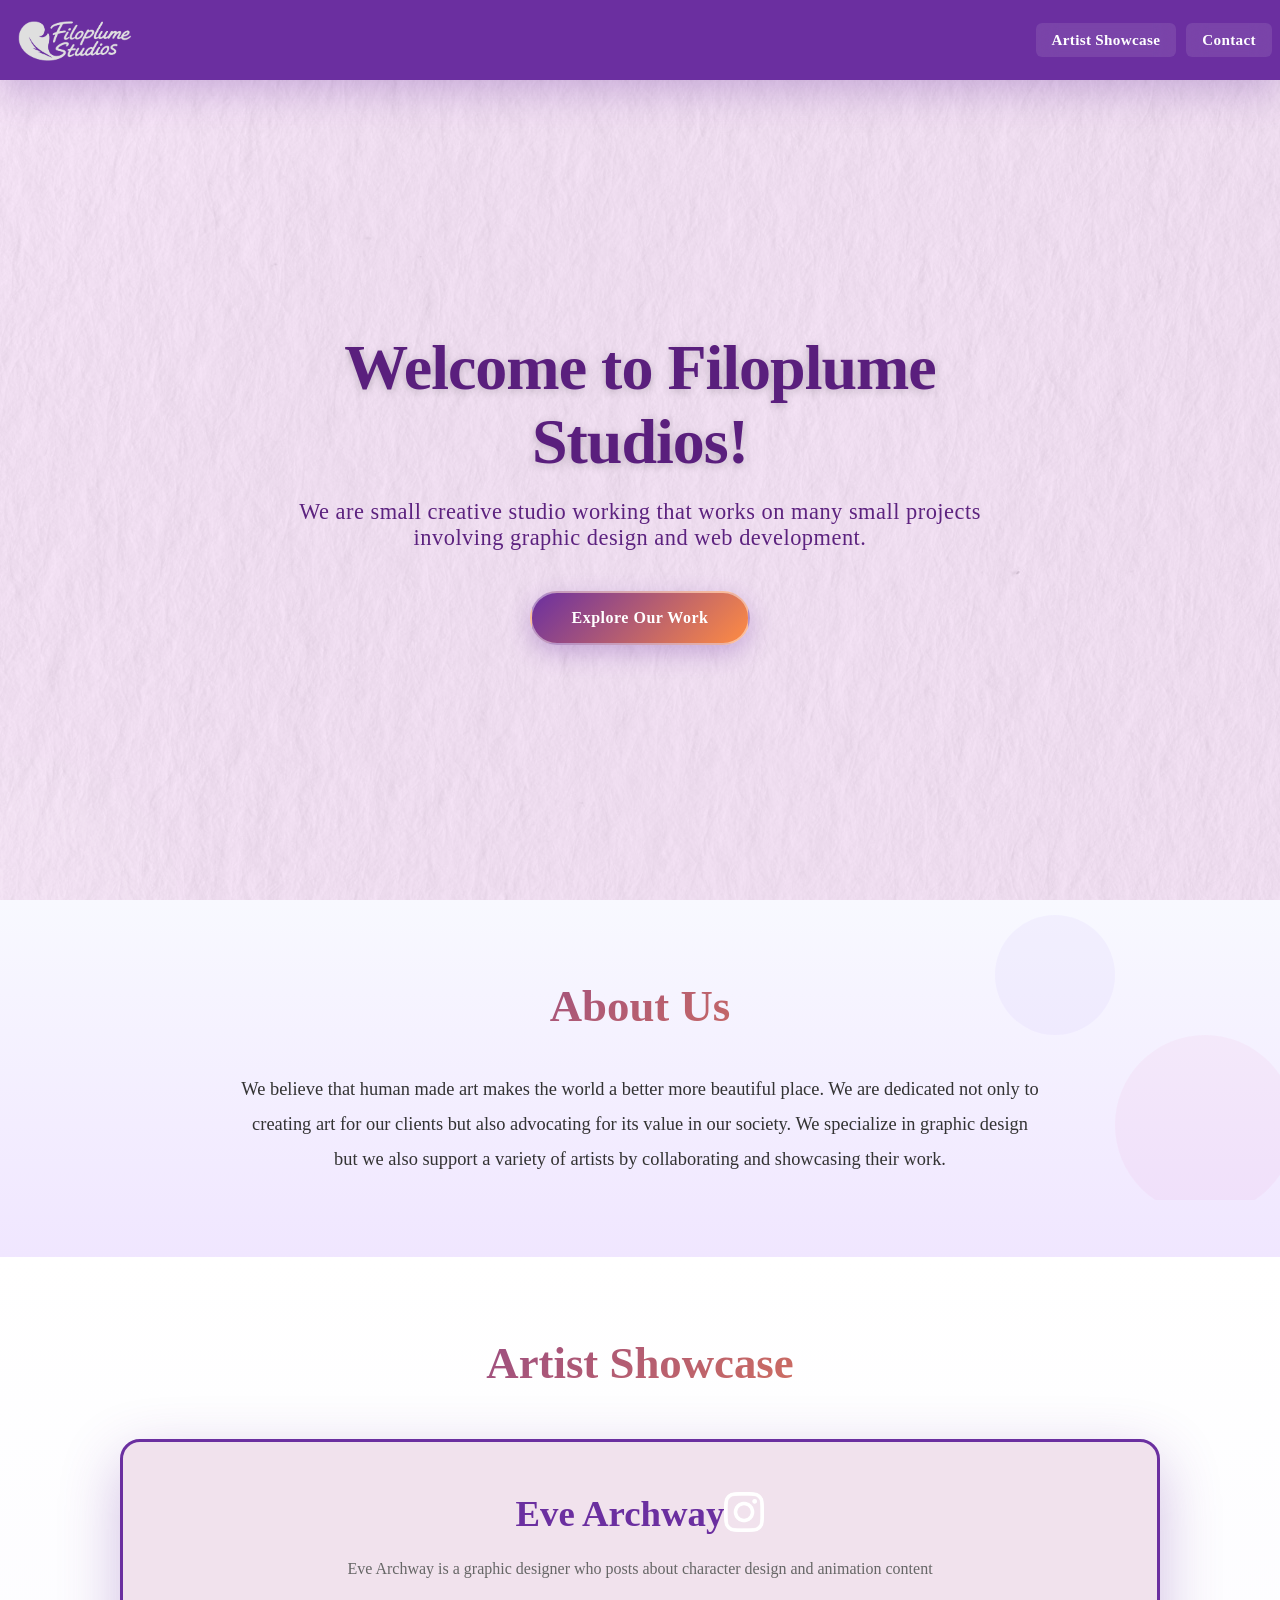
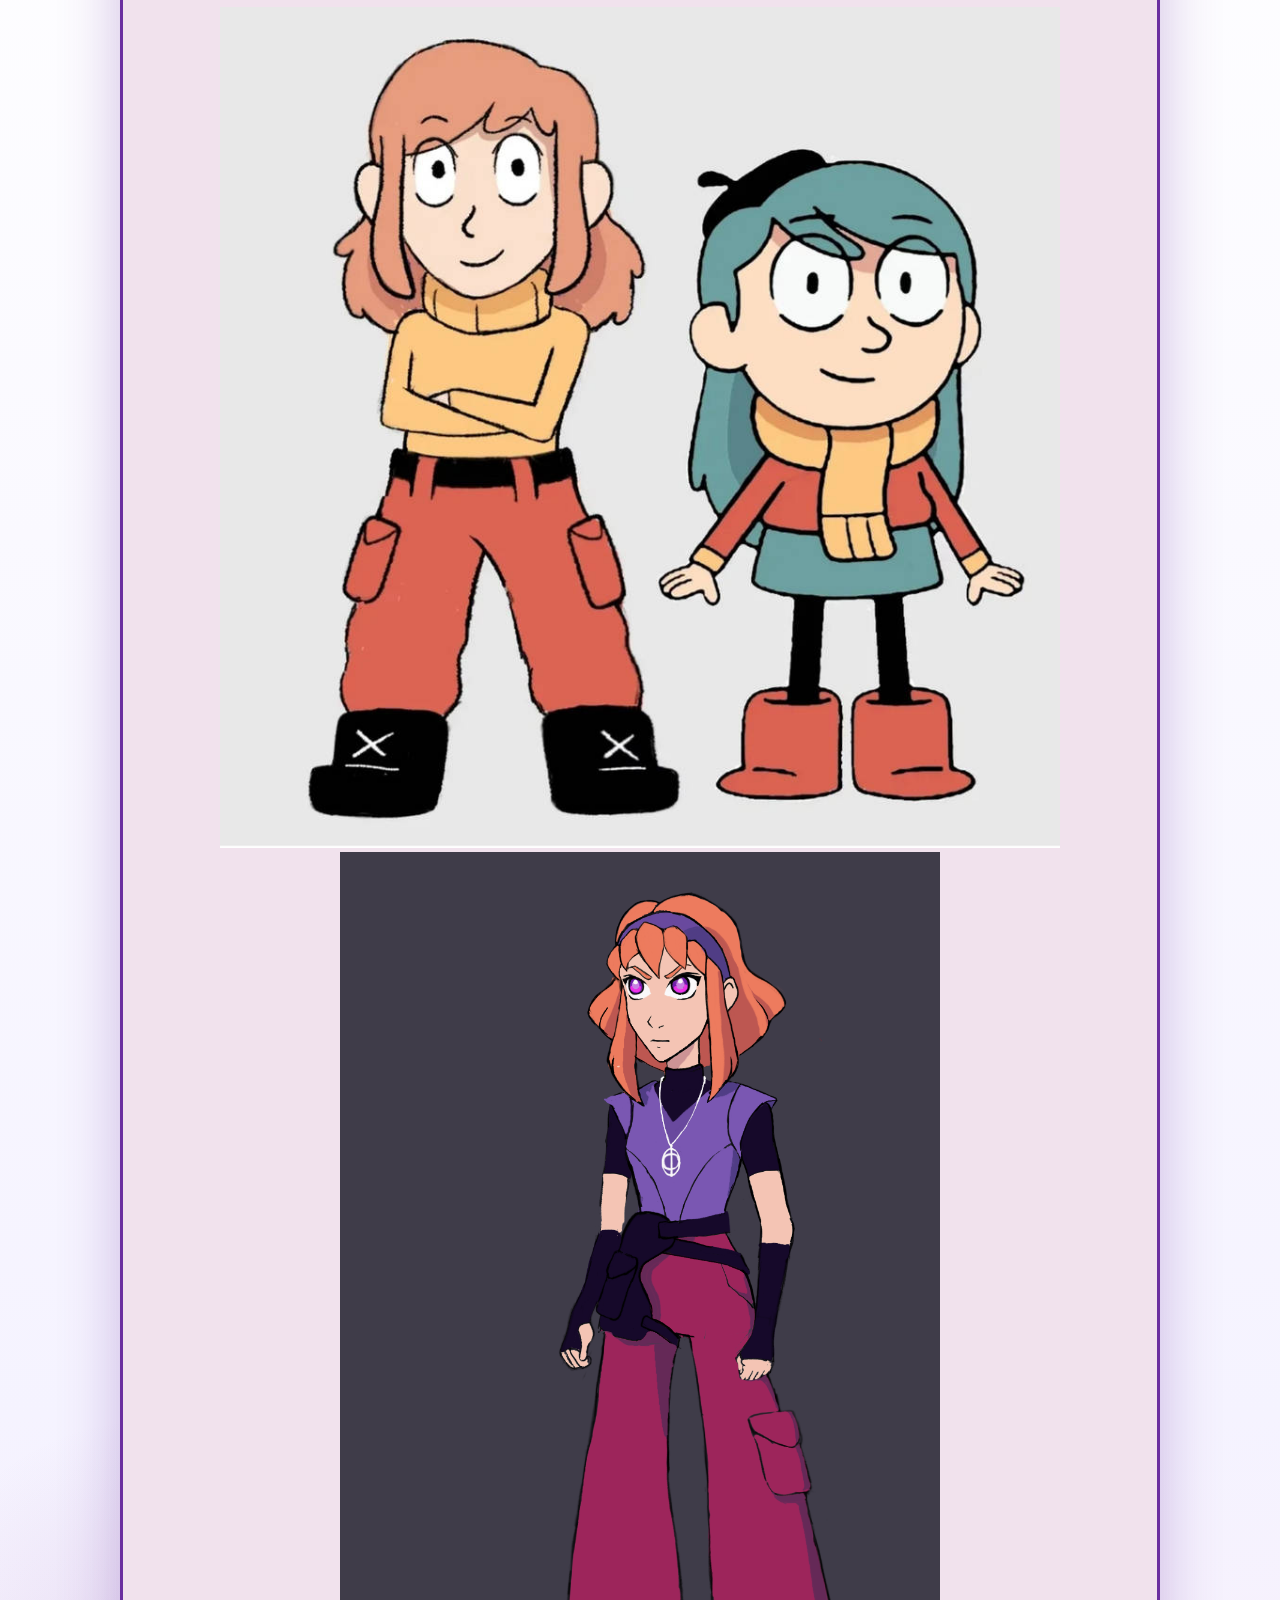
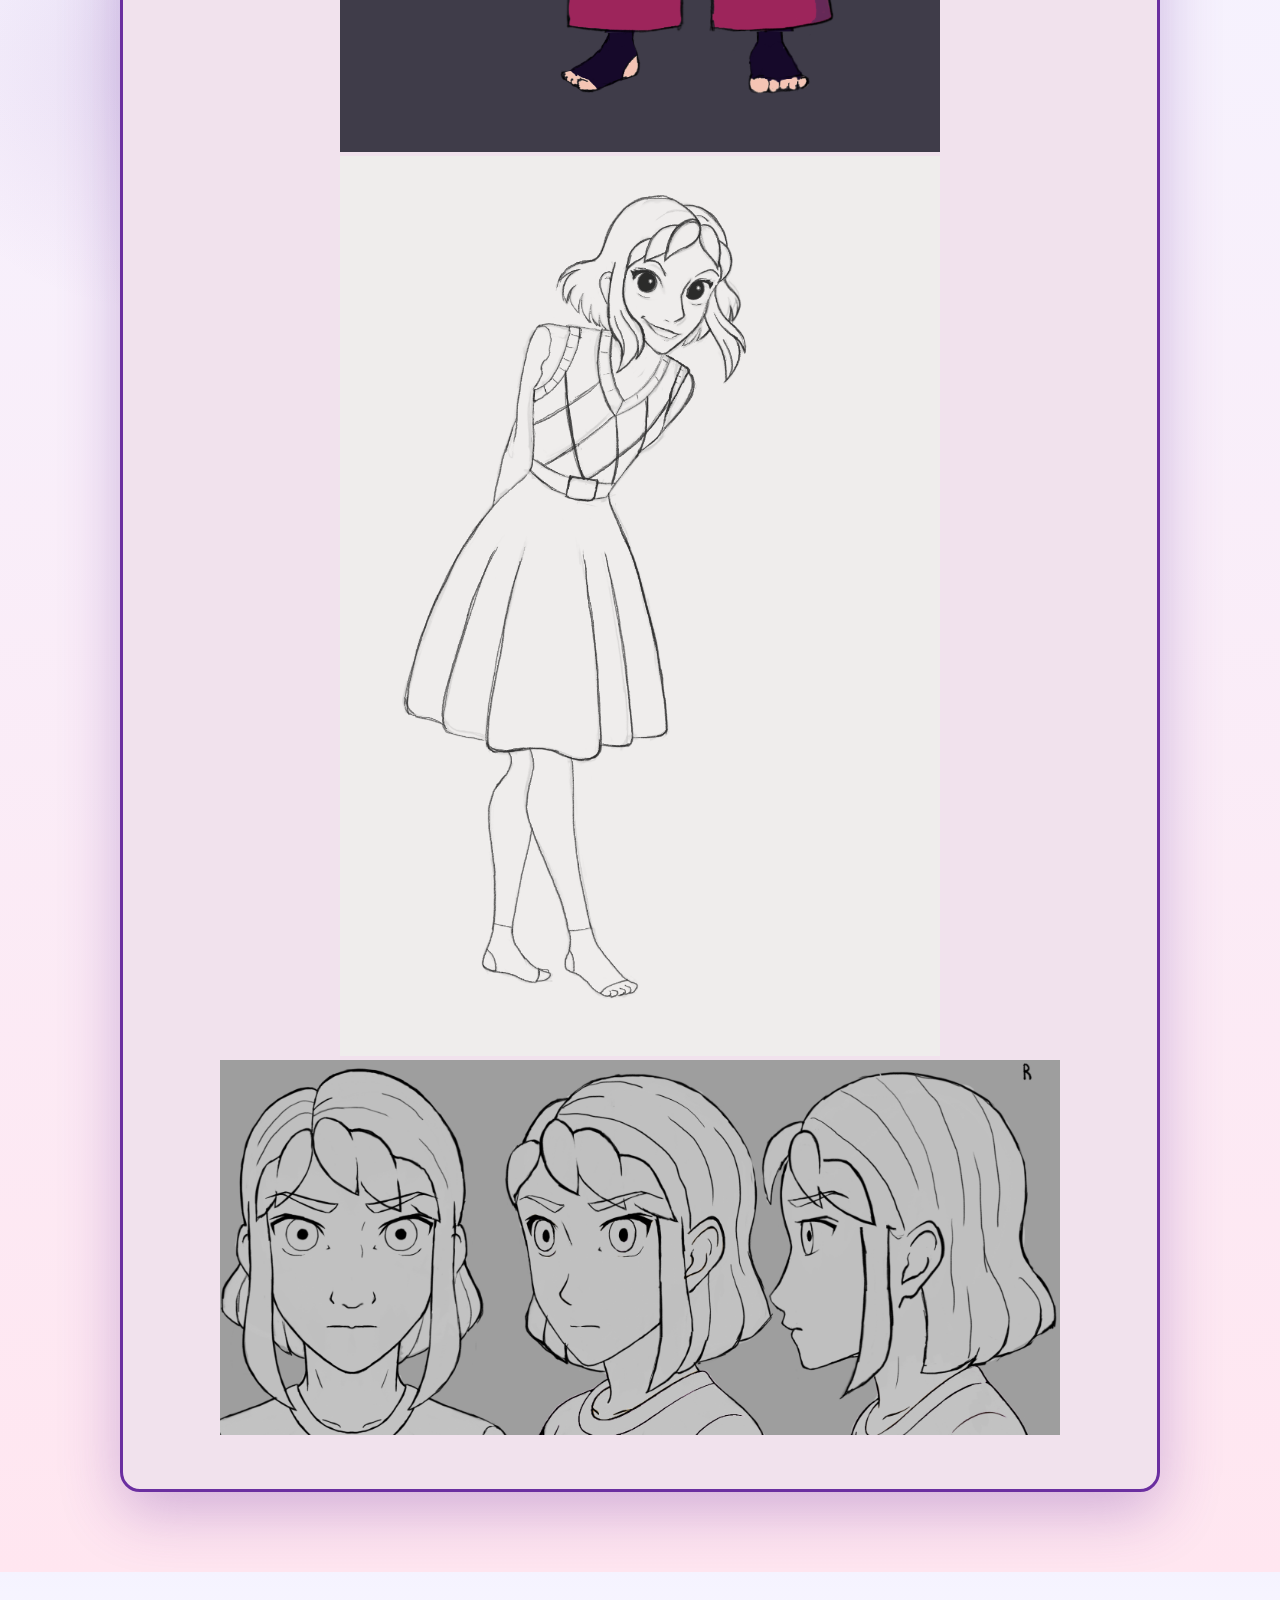
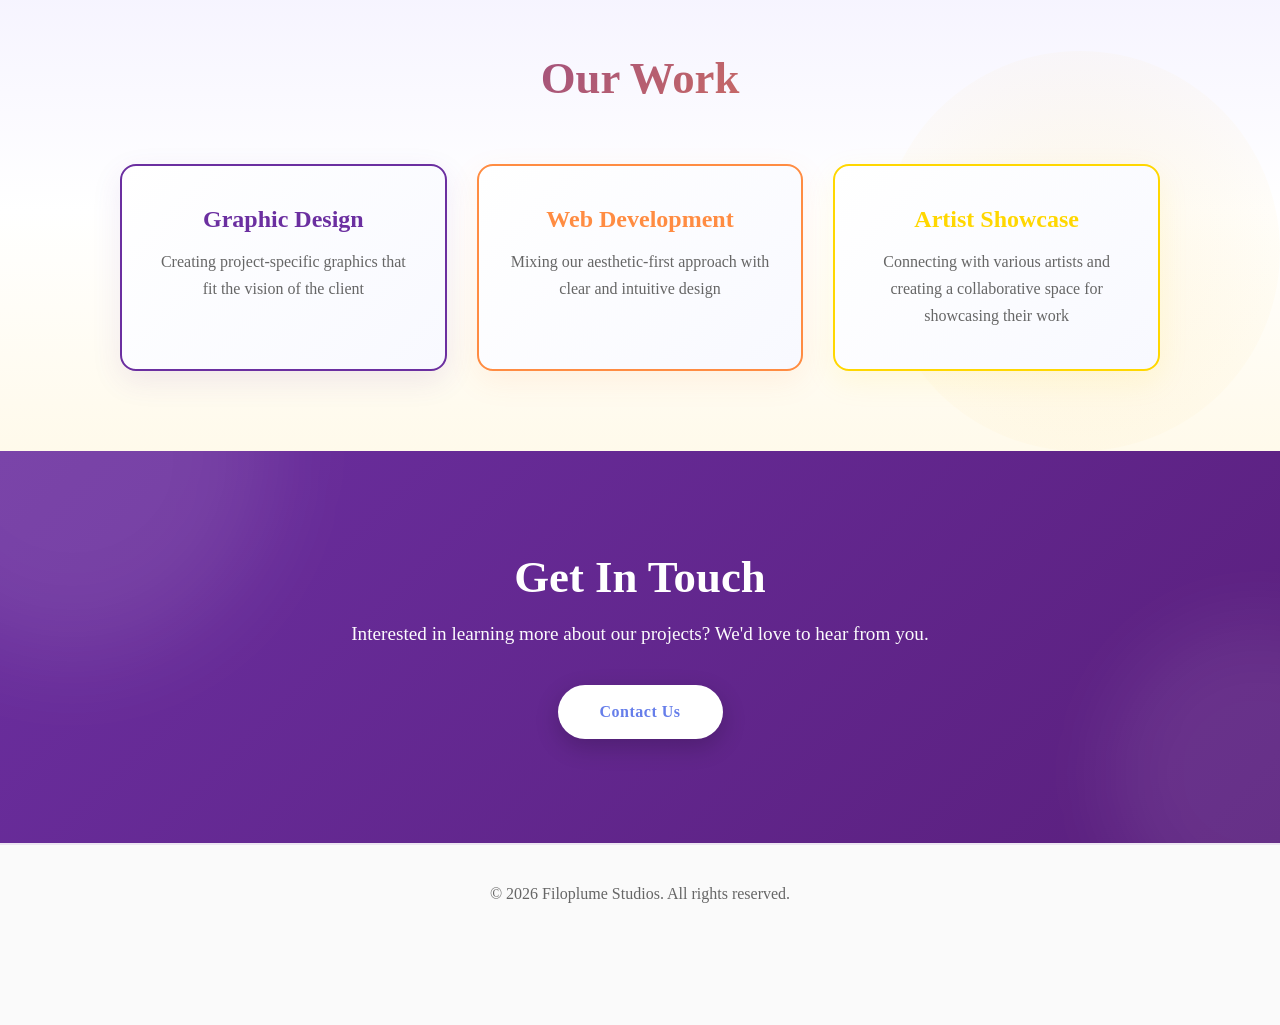
<file: index.html>
<!DOCTYPE html>
<html lang="en" dir="ltr">
  <head>
    <meta charset="utf-8">
    <meta name="viewport" content="width=device-width, initial-scale=1.0">
    <title>Filoplume Studios</title>
    <!-- JQuery -->
    <script src="https://ajax.googleapis.com/ajax/libs/jquery/3.5.1/jquery.min.js"></script>
    <!-- Links -->
    <link rel="icon" href="images/favicon.png">
    <link rel="stylesheet" href="css/calico007.css">
    <link rel="stylesheet" href="css/main.css">
    <!-- scripts -->
    <script src="js/calico007.js"></script>
    <script src="js/main.js"></script>
  </head>
  <body>
    <header>
      <div>
        <h1>
          <a href="index.html" aria-label="Filoplume Studios home">
            <img src="images/filoplume-studios-title.png" alt="Filoplume Studios" class="header-title-image">
          </a>
        </h1>
      </div>
      <nav>
        <a href="#artist-showcase">Artist Showcase</a>
        <a href="#contact">Contact</a>
      </nav>
    </header>
    <main>
      <!-- Hero Section -->
      <section class="hero">
        <div class="hero-content">
          <h2>Welcome to Filoplume Studios!</h2>
          <p>We are small creative studio working that works on many small projects involving graphic design and web development.</p>
          <a href="#projects" class="cta-button">Explore Our Work</a>
        </div>
      </section>

      <!-- About Section -->
      <section class="about">
        <div class="container">
          <h2>About Us</h2>
          <p>We believe that human made art makes the world a better more beautiful place. We are dedicated not only to creating art for our clients but also advocating for its value in our society. We specialize in graphic design but we also support a variety of artists by collaborating and showcasing their work.</p>
        </div>
      </section>

      <!-- Featured Artist Section -->
      <section class="featured-artist" id="artist-showcase">
        <div class="container">
          <h2>Artist Showcase</h2>
          <div class="project-card featured">
            <div class="project-content">
              <div class="project-card-title">
                <h3>Eve Archway</h3>
                <a href="https://www.instagram.com/eve.archway?igsh=MWdicXMxZG9wZ3lvNg==" target="_blank" aria-label="Eve Archway Instagram">
                  <img class="socials-icon-link" src="images/instagram-white-icon.png" alt="Instagram icon" height="40px" width="40px">
                </a>
              </div>
              <p>Eve Archway is a graphic designer who posts about character design and animation content</p>
              <img class="project-card-image" src="images/ref-zephie-30205.jpg" alt="Artwork by Eve Archway">
              <img class="project-card-image" src="images/ref-zephie-57392.png" alt="Artwork by Eve Archway">
              <img class="project-card-image" src="images/ref-zephie-92845.png" alt="Artwork by Eve Archway">
              <img class="project-card-image" src="images/ref-zephie-52346.png" alt="Artwork by Eve Archway">
            </div>
          </div>
        </div>
      </section>

      <!-- Projects Grid Section -->
      <section class="projects-grid">
        <div class="container">
          <h2>Our Work</h2>
          <div class="grid">
            <div class="project-card">
              <h4>Graphic Design</h4>
              <p>Creating project-specific graphics that fit the vision of the client</p>
            </div>
            <div class="project-card">
              <h4>Web Development</h4>
              <p>Mixing our aesthetic-first approach with clear and intuitive design</p>
            </div>
            <div class="project-card">
              <h4>Artist Showcase</h4>
              <p>Connecting with various artists and creating a collaborative space for showcasing their work</p>
            </div>
          </div>
        </div>
      </section>

      <!-- Call to Action Section -->
      <section class="cta-section" id="contact">
        <div class="container">
          <h2>Get In Touch</h2>
          <p>Interested in learning more about our projects? We'd love to hear from you.</p>
          <a href="mailto:hello@filoplume.studio" class="cta-button" id="contact-button">Contact Us</a>
        </div>
      </section>
    </main>

    <footer>
      <div class="container">
        <p>&copy; 2026 Filoplume Studios. All rights reserved.</p>
      </div>
    </footer>
  </body>
</html>
</file>
<file: css/calico007.css>
@import url("https://fonts.googleapis.com/css2?family=Raleway:wght@300;600&display=swap");
@import url("https://fonts.googleapis.com/css2?family=EB+Garamond:wght@400;700&display=swap");
* {
  margin: 0;
}

body {
  color: var(--main-text);
  min-height: 100vh;
  background-color: var(--main-background);
}

a {
  color: inherit;
  text-decoration: none;
}

header {
  position: fixed;
  width: 100%;
  top: 0;
  display: flex;
  flex-direction: column;
  align-items: center;
  padding: 10px 0;
  background-color: var(--header-background);
  border-bottom: 1px solid var(--light-text);
}
header h1 {
  margin: 0;
  margin-bottom: 5px;
}
header nav a {
  padding: 0 4px;
}

main {
  background-color: var(--main-background);
  padding-top: 120px;
  flex: auto;
}

footer {
  padding: 20px;
  min-height: 100px;
  min-width: 100px;
}

img {
  max-width: 100vw;
  max-height: 100vh;
}

/*# sourceMappingURL=calico007.css.map */
</file>
<file: css/main.css>
/* ============================================
   MODERN CREATIVE COLOR PALETTE
   ============================================ */
:root {
  --royal-purple: #6B2FA0;
  --vibrant-orange: #FF8C42;
  --gold-yellow: #FFD700;
  --deep-purple: #5A1F7D;
  --light-gold: #FFF8DC;
  --orange-accent: #FF6B35;
  --purple-accent: #8B3FA0;
  --header-height: 80px;
}

/* ============================================
   MODERN HEADER
   ============================================ */
header {
  background: #6B2FA0 !important;
  border-bottom: none !important;
  box-shadow: 0 10px 40px rgba(107, 47, 160, 0.3);
  padding: 15px 0 !important;
  position: fixed;
  width: 100%;
  top: 0;
  left: 0;
  right: 0;
  z-index: 1000;
  display: flex;
  flex-direction: row !important;
  flex-wrap: nowrap !important;
  align-items: center;
  justify-content: space-between;
  gap: 8px;
  padding-left: 8px !important;
  padding-right: 8px !important;
  box-sizing: border-box;
}

header h1 {
  margin: 0 !important;
  font-size: 1.8rem;
  font-weight: 700;
  letter-spacing: -0.5px;
}

header > div {
  display: flex;
  align-items: center;
  margin-right: auto;
}

.header-title-image {
  display: block;
  height: 50px;
  width: auto;
  max-width: min(300px, 54vw);
  object-fit: contain;
  object-position: left center;
  margin-left: 6px;
}

header h1 a {
  background: linear-gradient(135deg, white 0%, rgba(255, 255, 255, 0.95) 100%);
  -webkit-background-clip: text;
  -webkit-text-fill-color: transparent;
  background-clip: text;
  transition: all 0.3s ease;
  text-decoration: none;
  font-weight: 700;
}

header h1 a:hover {
  filter: brightness(1.1);
}

header nav {
  display: flex;
  gap: 10px;
  margin-left: 8px;
  flex-shrink: 0;
  justify-content: flex-end;
}

@media (max-width: 768px) {
  header {
    padding-left: 6px !important;
    padding-right: 6px !important;
    gap: 8px;
  }

  .header-title-image {
    height: 36px;
    max-width: min(200px, 52vw);
    margin-left: 4px;
  }

  header nav a {
    padding: 7px 9px;
    font-size: 0.84rem;
  }
}
header nav a {
  color: white;
  text-decoration: none;
  font-weight: 600;
  padding: 8px 16px;
  border-radius: 6px;
  transition: all 0.3s cubic-bezier(0.4, 0, 0.2, 1);
  font-size: 0.95rem;
  letter-spacing: 0.3px;
  position: relative;
  overflow: hidden;
  background: rgba(255, 255, 255, 0.1);
  backdrop-filter: blur(10px);
}

header nav a::before {
  content: "";
  position: absolute;
  top: 50%;
  left: 50%;
  width: 0;
  height: 0;
  border-radius: 50%;
  background: rgba(255, 255, 255, 0.3);
  transform: translate(-50%, -50%);
  transition: width 0.6s ease, height 0.6s ease;
}

header nav a:hover::before {
  width: 300px;
  height: 300px;
}

header nav a:hover {
  background: rgba(255, 255, 255, 0.25);
  transform: translateY(-2px);
  box-shadow: 0 8px 16px rgba(0, 0, 0, 0.2);
}

/* Container */
.container {
  max-width: 1040px;
  margin: 0 auto;
  padding: 0 20px;
}

/* ============================================
   HERO SECTION - MODERN GRADIENT BACKGROUND
   ============================================ */
.hero {
  background-image: linear-gradient(rgba(240, 205, 242, 0.5), rgba(240, 205, 242, 0.5)), url(../images/paper-texture-horizontal.jpg);
  color: var(--deep-purple);
  padding: 28px 20px;
  text-align: center;
  height: calc(100dvh - var(--header-height));
  min-height: calc(100dvh - var(--header-height));
  display: flex;
  align-items: center;
  justify-content: center;
  position: relative;
  overflow: hidden;
  box-sizing: border-box;
}

main {
  padding-top: var(--header-height) !important;
}

.hero::before {
  content: "";
  position: absolute;
  top: -50%;
  right: -10%;
  width: 400px;
  height: 400px;
  background: rgba(255, 255, 255, 0.1);
  border-radius: 50%;
  filter: blur(50px);
}

.hero::after {
  content: "";
  position: absolute;
  bottom: -20%;
  left: -10%;
  width: 300px;
  height: 300px;
  background: rgba(255, 255, 255, 0.08);
  border-radius: 50%;
  filter: blur(40px);
}

@keyframes gradient-shift {
  0% {
    background-position: 0% 50%;
  }
  50% {
    background-position: 100% 50%;
  }
  100% {
    background-position: 0% 50%;
  }
}
.hero-content {
  max-width: 700px;
  position: relative;
  z-index: 1;
  animation: fade-up 0.8s ease;
}

@keyframes fade-up {
  from {
    opacity: 0;
    transform: translateY(30px);
  }
  to {
    opacity: 1;
    transform: translateY(0);
  }
}
.hero h2 {
  font-size: 4rem;
  margin-bottom: 20px;
  font-weight: 700;
  letter-spacing: -1px;
  text-shadow: 0 2px 10px rgba(0, 0, 0, 0.2);
}

.hero p {
  font-size: 1.4rem;
  margin-bottom: 40px;
  opacity: 0.98;
  font-weight: 300;
  letter-spacing: 0.5px;
}

/* ============================================
   ABOUT SECTION - SOFT GRADIENT
   ============================================ */
.about {
  padding: 80px 20px;
  background: linear-gradient(180deg, #f8f9ff 0%, #f0e6ff 100%);
  position: relative;
}

.about::before {
  content: "";
  position: absolute;
  top: 0;
  right: 0;
  width: 300px;
  height: 300px;
  background: url('data:image/svg+xml,<svg xmlns="http://www.w3.org/2000/svg" viewBox="0 0 100 100"><circle cx="25" cy="25" r="20" fill="%238B5CF6" opacity="0.1"/><circle cx="75" cy="75" r="30" fill="%23EC4899" opacity="0.1"/></svg>');
  opacity: 0.5;
  pointer-events: none;
}

.about h2 {
  font-size: 2.8rem;
  margin-bottom: 40px;
  text-align: center;
  background: linear-gradient(135deg, #6B2FA0 0%, #FF8C42 100%);
  -webkit-background-clip: text;
  -webkit-text-fill-color: transparent;
  background-clip: text;
  font-weight: 700;
}

.about p {
  font-size: 1.15rem;
  line-height: 1.9;
  text-align: center;
  max-width: 800px;
  margin: 0 auto;
  color: #333;
  font-weight: 400;
}

/* ============================================
   FEATURED ARTIST SECTION
   ============================================ */
.featured-artist {
  padding: 80px 20px;
  background: linear-gradient(180deg, #ffffff 0%, #f5f3ff 50%, #ffe6f0 100%);
  position: relative;
}

.featured-artist::before {
  content: "";
  position: absolute;
  top: 50%;
  left: -100px;
  width: 500px;
  height: 500px;
  background: radial-gradient(circle, rgba(107, 47, 160, 0.1) 0%, transparent 70%);
  border-radius: 50%;
  pointer-events: none;
}

.featured-artist h2 {
  font-size: 2.8rem;
  margin-bottom: 50px;
  text-align: center;
  background: linear-gradient(135deg, #6B2FA0 0%, #FF8C42 100%);
  -webkit-background-clip: text;
  -webkit-text-fill-color: transparent;
  background-clip: text;
  font-weight: 700;
}

.project-card.featured {
  display: flex;
  align-items: center;
  justify-content: space-between;
  background: #f1e2ed;
  border: 3px solid var(--royal-purple);
  border-radius: 20px;
  padding: 50px;
  gap: 50px;
  box-shadow: 0 20px 60px rgba(107, 47, 160, 0.3);
  transition: all 0.4s cubic-bezier(0.4, 0, 0.2, 1);
  position: relative;
  overflow: hidden;
}

.project-card.featured::before {
  content: "";
  position: absolute;
  top: -50%;
  right: -50%;
  width: 400px;
  height: 400px;
  background: radial-gradient(circle, rgba(255, 255, 255, 0.1), transparent);
  border-radius: 50%;
  pointer-events: none;
}

.project-card.featured:hover {
  transform: translateY(-10px) scale(1.02);
  box-shadow: 0 30px 80px rgba(107, 47, 160, 0.4);
}

.project-content {
  width: 90%;
  flex: 1;
  position: relative;
  z-index: 1;
  text-align: center;
}
.project-content .project-card-title {
  display: flex;
  justify-content: center;
}
.project-content .project-card-image {
  max-width: 90%;
}

@media (max-width: 768px) {
  .project-card.featured {
    flex-direction: column;
    padding: 30px;
    gap: 30px;
  }
}
.project-content h3 {
  font-size: 2.3rem;
  margin-bottom: 20px;
  color: var(--royal-purple);
  font-weight: 700;
}

.project-content p {
  font-size: 1.05rem;
  line-height: 1.8;
  color: rgba(255, 255, 255, 0.95);
  margin-bottom: 25px;
  font-weight: 300;
}

.project-icon {
  font-size: 6.5rem;
  flex-shrink: 0;
  filter: drop-shadow(0 10px 20px rgba(0, 0, 0, 0.2));
  animation: float 3s ease-in-out infinite;
}

@keyframes float {
  0%, 100% {
    transform: translateY(0px);
  }
  50% {
    transform: translateY(-20px);
  }
}
/* ============================================
   PROJECTS GRID SECTION
   ============================================ */
.projects-grid {
  padding: 80px 20px;
  background: linear-gradient(180deg, #f5f3ff 0%, #ffffff 50%, #fffaeb 100%);
  position: relative;
}

.projects-grid::after {
  content: "";
  position: absolute;
  bottom: 0;
  right: 0;
  width: 400px;
  height: 400px;
  background: radial-gradient(circle, rgba(251, 191, 36, 0.1), transparent);
  border-radius: 50%;
  pointer-events: none;
}

.projects-grid h2 {
  font-size: 2.8rem;
  margin-bottom: 60px;
  text-align: center;
  background: linear-gradient(135deg, #6B2FA0 0%, #FF8C42 100%);
  -webkit-background-clip: text;
  -webkit-text-fill-color: transparent;
  background-clip: text;
  font-weight: 700;
}

.grid {
  display: grid;
  grid-template-columns: repeat(auto-fit, minmax(280px, 1fr));
  gap: 30px;
  position: relative;
  z-index: 1;
}

.grid .project-card {
  background: linear-gradient(135deg, #ffffff 0%, #f8f9ff 100%);
  border: 2px solid transparent;
  border-radius: 16px;
  padding: 40px 30px;
  text-align: center;
  transition: all 0.4s cubic-bezier(0.4, 0, 0.2, 1);
  position: relative;
  overflow: hidden;
  background-clip: padding-box;
}

.grid .project-card::before {
  content: "";
  position: absolute;
  top: 0;
  left: 0;
  right: 0;
  bottom: 0;
  background: linear-gradient(135deg, rgba(102, 126, 234, 0.05) 0%, rgba(240, 147, 251, 0.05) 100%);
  opacity: 0;
  transition: opacity 0.4s ease;
  border-radius: 16px;
}

.grid .project-card:nth-child(1) {
  border-color: #6B2FA0;
  box-shadow: 0 10px 30px rgba(107, 47, 160, 0.1);
}

.grid .project-card:nth-child(2) {
  border-color: #FF8C42;
  box-shadow: 0 10px 30px rgba(255, 140, 66, 0.1);
}

.grid .project-card:nth-child(3) {
  border-color: #FFD700;
  box-shadow: 0 10px 30px rgba(255, 215, 0, 0.1);
}

.grid .project-card:hover {
  transform: translateY(-15px);
  border-color: currentColor;
}

.grid .project-card:hover::before {
  opacity: 1;
}

.grid .project-card:nth-child(1):hover {
  box-shadow: 0 25px 50px rgba(107, 47, 160, 0.25);
}

.grid .project-card:nth-child(2):hover {
  box-shadow: 0 25px 50px rgba(255, 140, 66, 0.25);
}

.grid .project-card:nth-child(3):hover {
  box-shadow: 0 25px 50px rgba(255, 215, 0, 0.25);
}

.project-card h4 {
  font-size: 1.5rem;
  margin-bottom: 15px;
  color: #333;
  font-weight: 700;
  position: relative;
  z-index: 1;
}

.grid .project-card:nth-child(1) h4 {
  color: #6B2FA0;
}

.grid .project-card:nth-child(2) h4 {
  color: #FF8C42;
}

.grid .project-card:nth-child(3) h4 {
  color: #FFD700;
}

.project-card p {
  font-size: 1rem;
  line-height: 1.7;
  color: #666;
  opacity: 1;
  position: relative;
  z-index: 1;
}

/* ============================================
   CALL TO ACTION BUTTONS
   ============================================ */
.cta-button {
  display: inline-block;
  background: linear-gradient(135deg, #6B2FA0 0%, #FF8C42 100%);
  color: white;
  padding: 16px 40px;
  border-radius: 50px;
  text-decoration: none;
  font-weight: 700;
  transition: all 0.4s cubic-bezier(0.4, 0, 0.2, 1);
  border: 2px solid transparent;
  font-size: 1rem;
  letter-spacing: 0.5px;
  position: relative;
  overflow: hidden;
  box-shadow: 0 8px 24px rgba(107, 47, 160, 0.3);
}

.hero .cta-button {
  border: 2px solid rgba(255, 255, 255, 0.45);
}

.hero .cta-button:hover {
  border-color: rgba(255, 255, 255, 0.7);
}

.cta-button::before {
  content: "";
  position: absolute;
  top: 0;
  left: -100%;
  width: 100%;
  height: 100%;
  background: linear-gradient(90deg, transparent, rgba(255, 255, 255, 0.3), transparent);
  transition: left 0.6s ease;
}

.cta-button:hover::before {
  left: 100%;
}

.cta-button:hover {
  transform: translateY(-3px);
  box-shadow: 0 12px 32px rgba(107, 47, 160, 0.4);
}

.project-link {
  display: inline-block;
  background: linear-gradient(135deg, #6B2FA0 0%, #FF8C42 100%);
  color: white;
  text-decoration: none;
  font-weight: 700;
  margin-top: 20px;
  padding: 12px 28px;
  border-radius: 50px;
  transition: all 0.3s ease;
  font-size: 0.95rem;
  box-shadow: 0 4px 15px rgba(107, 47, 160, 0.25);
}

.project-link:hover {
  transform: translateX(5px);
  box-shadow: 0 8px 24px rgba(107, 47, 160, 0.35);
}

/* ============================================
   CTA SECTION - VIBRANT FINALE
   ============================================ */
.cta-section {
  padding: 100px 20px;
  background: linear-gradient(135deg, #6B2FA0 0%, #5A1F7D 25%, #FF8C42 50%, #FFD700 75%, #FF6B35 100%);
  background-size: 400% 400%;
  animation: gradient-shift 15s ease infinite;
  color: white;
  text-align: center;
  position: relative;
  overflow: hidden;
}

.cta-section::before {
  content: "";
  position: absolute;
  top: -50%;
  left: -10%;
  width: 400px;
  height: 400px;
  background: rgba(255, 255, 255, 0.1);
  border-radius: 50%;
  filter: blur(50px);
}

.cta-section::after {
  content: "";
  position: absolute;
  bottom: -20%;
  right: -10%;
  width: 300px;
  height: 300px;
  background: rgba(255, 255, 255, 0.08);
  border-radius: 50%;
  filter: blur(40px);
}

.cta-section h2 {
  font-size: 2.8rem;
  margin-bottom: 20px;
  font-weight: 700;
  position: relative;
  z-index: 1;
}

.cta-section p {
  font-size: 1.2rem;
  margin-bottom: 40px;
  opacity: 0.98;
  position: relative;
  z-index: 1;
  font-weight: 300;
}

.cta-section .cta-button {
  background: white;
  color: #667eea;
  box-shadow: 0 8px 24px rgba(0, 0, 0, 0.2);
}

.cta-section .cta-button:hover {
  background: rgba(255, 255, 255, 0.95);
  box-shadow: 0 12px 32px rgba(0, 0, 0, 0.3);
}

/* ============================================
   FOOTER
   ============================================ */
footer {
  padding: 40px 20px;
  text-align: center;
  border-top: 2px solid rgba(107, 47, 160, 0.1);
  color: #666;
  background: #fafafa;
  font-weight: 500;
}

footer p {
  margin: 0;
}

/* ============================================
   RESPONSIVE DESIGN
   ============================================ */
@media (max-width: 768px) {
  :root {
    --header-height: 64px;
  }

  .hero {
    padding: 20px 16px;
    height: calc(100dvh - var(--header-height));
    min-height: calc(100dvh - var(--header-height));
  }

  .hero h2 {
    font-size: 2.3rem;
  }

  .hero p {
    font-size: 1.1rem;
  }

  .project-card.featured {
    flex-direction: column;
    padding: 30px;
    gap: 20px;
  }

  .project-icon {
    font-size: 4rem;
  }

  .about h2,
.featured-project h2,
.projects-grid h2,
.cta-section h2 {
    font-size: 1.8rem;
  }

  .project-content h3 {
    font-size: 1.6rem;
  }

  .project-card h4 {
    font-size: 1.2rem;
  }
}
/*# sourceMappingURL=main.css.map */

/*# sourceMappingURL=main.css.map */
</file>
